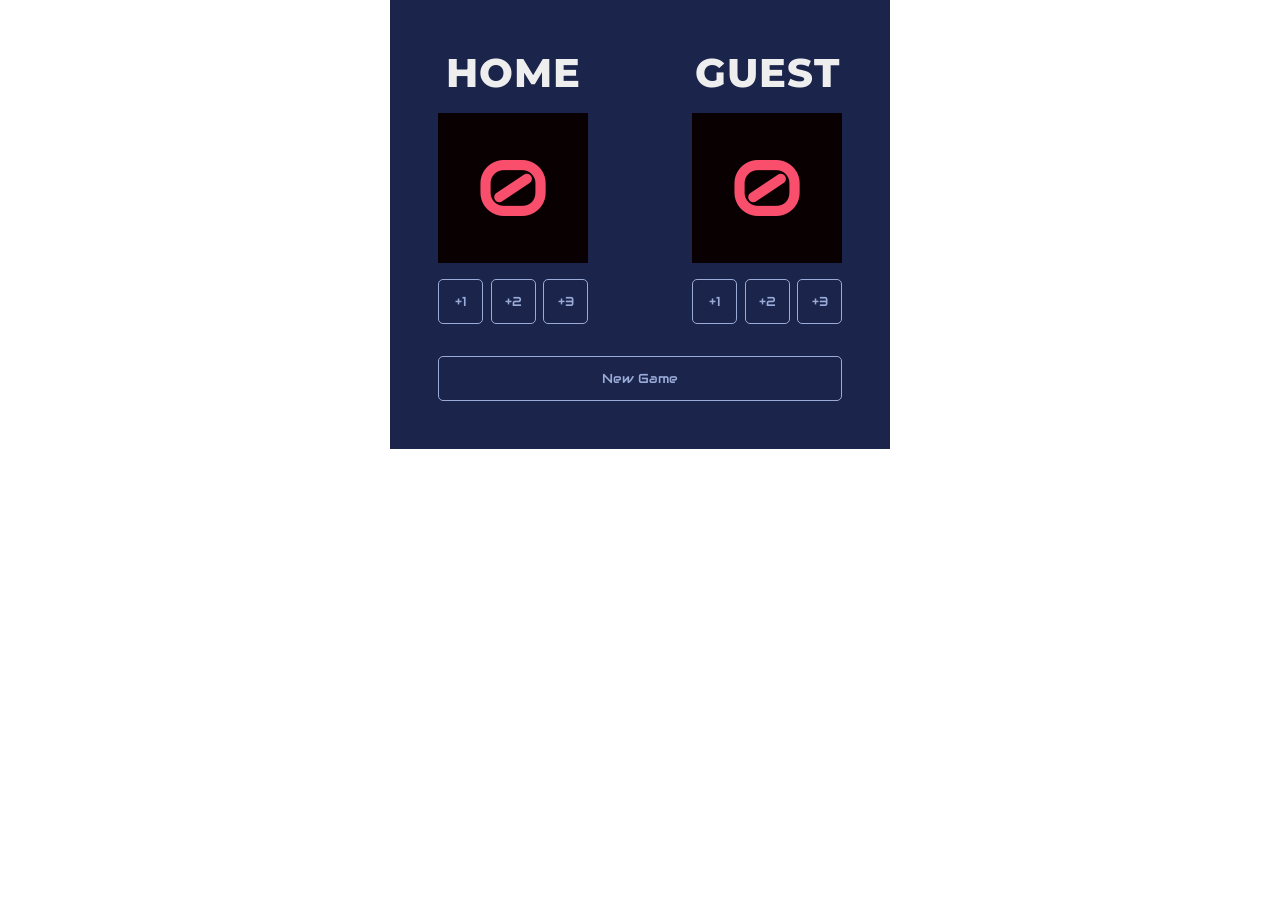
<file: 1-frontend-path/2-basketball-scoreboard/index.html>
<!DOCTYPE html>
<html lang="en">
<head>
    <meta charset="UTF-8">
    <meta name="viewport" content="width=device-width, initial-scale=1.0">
    <title>Basketball Scoreboard</title>
    <link rel="stylesheet" href="style.css">
</head>
<body>
    <main>
        <div class="container">
            <div class="box">
            <h2 class="box-title">HOME</h2>
            <div id="home-score" class="score">0</div>
            <div class="pts-container">
                <button onclick="add1ptnH()">+1</button>
                <button onclick="add2ptnH()">+2</button>
                <button onclick="add3ptnH()">+3</button>
            </div>
            </div>
            <div class="box">
                <h2 class="box-title">GUEST</h2>
                <div id="guest-score" class="score">0</div>
                <div class="pts-container">
                    <button onclick="add1ptnG()">+1</button>
                    <button onclick="add2ptnG()">+2</button>
                    <button onclick="add3ptnG()">+3</button>
                </div>
            </div>
        </div>
        <button id="new-game" onclick="reset()">New Game</button>
    </main>
    <script src="index.js"></script>
</body>
</html>
</file>
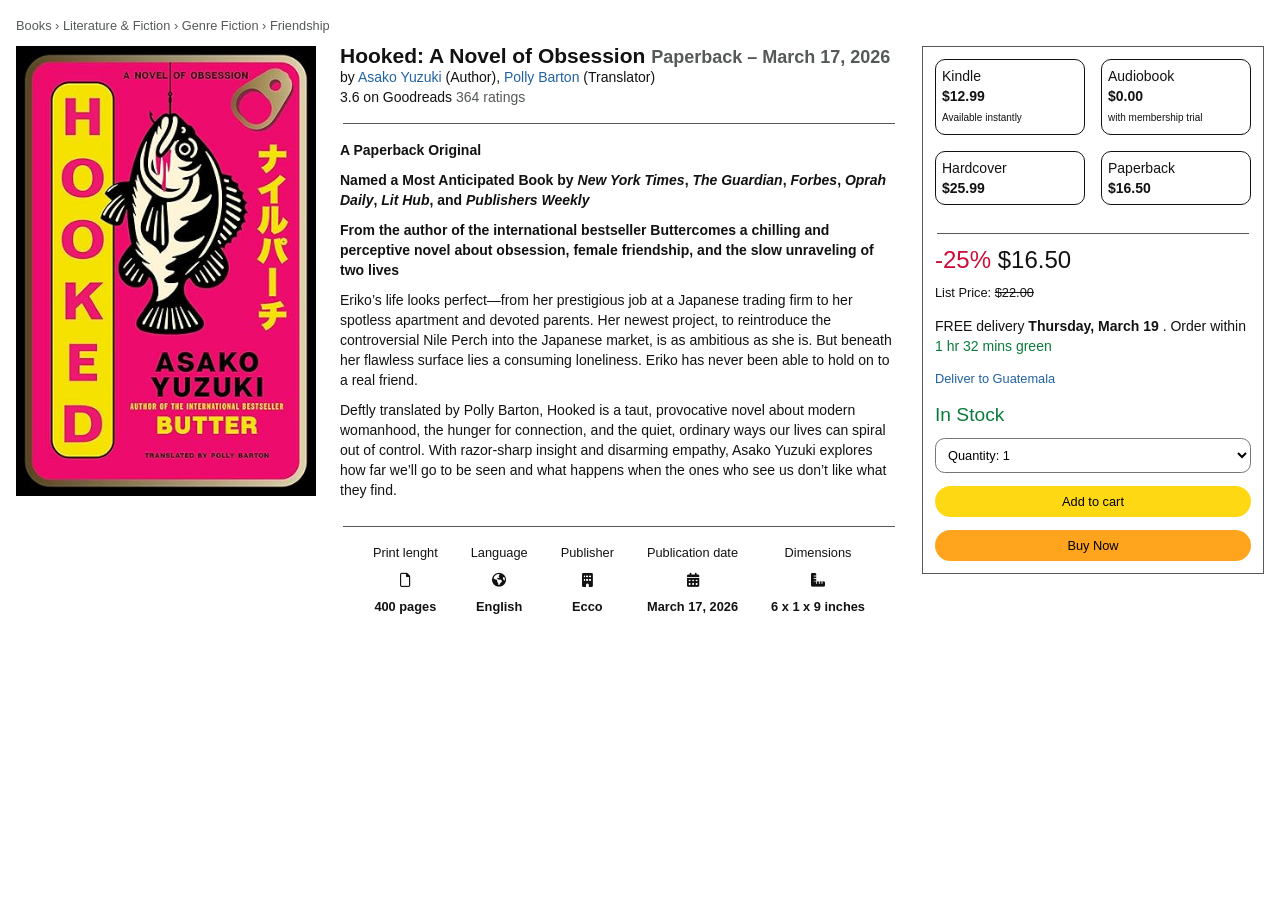
<file: 1-html-css/2-amazon-product-page/index.html>
<!DOCTYPE html>
<html lang="en">
<head>
    <meta charset="UTF-8">
    <meta name="viewport" content="width=device-width, initial-scale=1.0">
    <title>Hooked: A Novel of Obsession</title>
    <link rel="stylesheet" href="style.css">
    <link rel="stylesheet" href="https://cdnjs.cloudflare.com/ajax/libs/font-awesome/6.0.0/css/all.min.css">
</head>
<body>
    <p class="breadcrumbs sm-font gray-font">Books › Literature & Fiction › Genre Fiction › Friendship</p>
    <main>
        <img class="book-cover" src="cover.jpg" alt="Book cover">
        <section class="container">
            <header>
                <h1>Hooked: A Novel of Obsession
                    <span class="gray-font">Paperback – March 17, 2026</span>
                </h1>
                <p>by 
                    <a href="https://www.amazon.com/stores/Asako-Yuzuki/author/B00HFGYFEO?ref=ap_rdr&shoppingPortalEnabled=true" target="_blank">Asako Yuzuki </a>(Author),
                    <a href="https://www.amazon.com/stores/Polly-Barton/author/B0DFD6QCLQ?ref=ap_rdr&shoppingPortalEnabled=true" target="_blank">Polly Barton </a>(Translator)
                </p>
                <div>
                    <!-- image of stars -->
                    <p>3.6 on Goodreads
                        <span class="gray-font">364 ratings</span>
                    </p>
                </div>
            </header>
            <hr>
            <div class="book-description">
                <p class="bold">A Paperback Original</p>
                <p class="bold">Named a Most Anticipated Book by <span class="italic">New York Times</span>, <span class="italic">The Guardian</span>, <span class="italic">Forbes</span>, <span class="italic">Oprah Daily</span>, <span class="italic">Lit Hub</span>, and <span class="italic">Publishers Weekly</span></p>
                <p class="bold">From the author of the international bestseller Buttercomes a chilling and perceptive novel about obsession, female friendship, and the slow unraveling of two lives</p>
                <p>Eriko’s life looks perfect—from her prestigious job at a Japanese trading firm to her spotless apartment and devoted parents. Her newest project, to reintroduce the controversial Nile Perch into the Japanese market, is as ambitious as she is. But beneath her flawless surface lies a consuming loneliness. Eriko has never been able to hold on to a real friend.</p>
                <p>Deftly translated by Polly Barton, Hooked is a taut, provocative novel about modern womanhood, the hunger for connection, and the quiet, ordinary ways our lives can spiral out of control. With razor-sharp insight and disarming empathy, Asako Yuzuki explores how far we’ll go to be seen and what happens when the ones who see us don’t like what they find.</p>
            </div>
            <hr>
            <div class="book-details">
                <div class="box">
                    <p class="sm-font">Print lenght</p>
                    <i class="fa-regular fa-file"></i>
                    <p class="sm-font bold">400 pages</p>
                </div>
                <div class="box">
                    <p class="sm-font">Language</p>
                    <i class="fa-solid fa-earth-americas"></i>
                    <p class="sm-font bold">English</p>
                </div>
                <div class="box">
                    <p class="sm-font">Publisher</p>
                    <i class="fa-solid fa-building"></i>
                    <p class="sm-font bold">Ecco</p>
                </div>
                <div class="box">
                    <p class="sm-font">Publication date</p>
                    <i class="fa-solid fa-calendar-days"></i>
                    <p class="sm-font bold">March 17, 2026</p>
                </div>
                <div class="box">
                    <p class="sm-font">Dimensions</p>
                    <i class="fa-solid fa-ruler-combined"></i>
                    <p class="sm-font bold">6 x 1 x 9 inches</p>
                </div>
            </div>
        </section>
        <aside>
            <div class="prices-container">
                <div class="price-box">
                    <p>Kindle</p>
                    <p class="bold">$12.99</p>
                    <span>Available instantly</span>
                </div>
                <div class="price-box">
                    <p>Audiobook</p>
                    <p class="bold">$0.00</p>
                    <span>with membership trial</span>
                </div>
                <div class="price-box">
                    <p>Hardcover</p>
                    <p class="bold">$25.99</p>
                </div>
                <div class="price-box">
                    <p>Paperback</p>
                    <p class="bold">$16.50</p>
                </div>
            </div>
            <hr>
            <div class="sale-info">
                <p class="lg-font"><span class="red-font">-25%</span> $16.50</p>
                <p class="sm-font">List Price: <span class="overline">$22.00</span></p>
                <p>FREE delivery 
                    <span class="bold">Thursday, March 19</span>
                    . Order within 
                    <span class="green-font">1 hr 32 mins green</span>
                </p>
                <p>
                    <!-- image -->
                    <a href="#" class="sm-font">Deliver to Guatemala</a>
                </p>
            </div>
            <div class="sale-info">
                <p class="green-font md-font">In Stock</p>
                <select name="books-quantity" id="books-quantity">
                    <option value="">Quantity: 1</option>
                    <option value="one">1</option>
                    <option value="two">2</option>
                    <option value="three">3</option>
                </select>
                <button class="btn to-cart">Add to cart</button>
                <button class="btn buy-now">Buy Now</button>
            </div>
        </aside>
    </main>
</body>
</html>
</file>
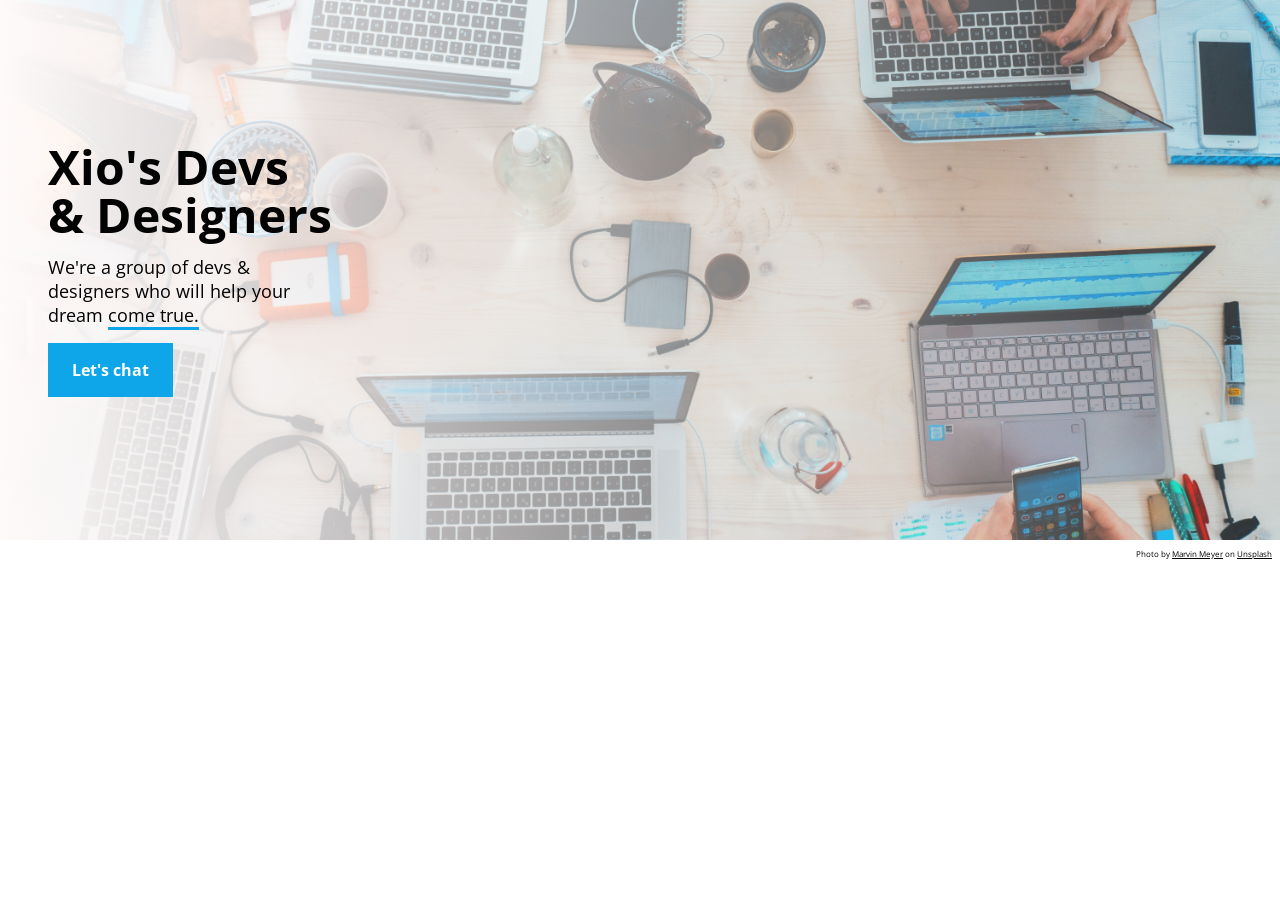
<file: 1-html-css/3-web-agency-hero/index.html>
<!DOCTYPE html>
<html lang="en">
<head>
    <meta charset="UTF-8">
    <meta name="viewport" content="width=device-width, initial-scale=1.0">
    <title>Web Agency Hero</title>
    <link rel="stylesheet" href="style.css">
</head>
<body>
    <header>
        <div class="container">
            <h1>Xio's Devs<br>& Designers</h1>
            <p>We're a group of devs & <br>designers who will help your <br>dream <span>come true.</span></p>
            <a href="#" class="btn">Let's chat</a>
        </div>
    </header>
    <p class="credits">Photo by 
        <a href="https://unsplash.com/@marvelous?utm_source=unsplash&utm_medium=referral&utm_content=creditCopyText">Marvin Meyer</a> on 
        <a href="https://unsplash.com/photos/people-sitting-down-near-table-with-assorted-laptop-computers-SYTO3xs06fU?utm_source=unsplash&utm_medium=referral&utm_content=creditCopyText">Unsplash</a>
    </p>
</body>
</html>
</file>
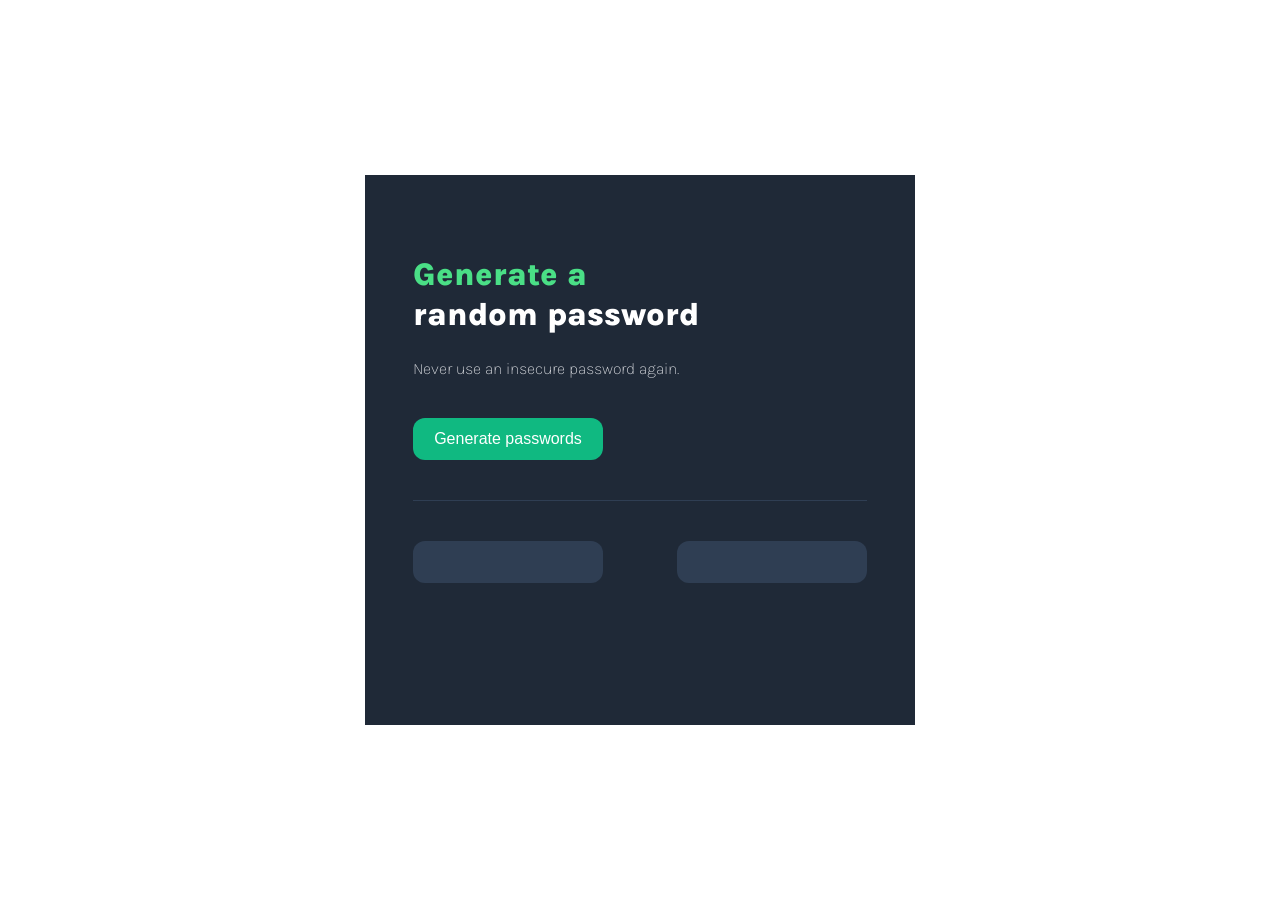
<file: 2-frontend-path/3-password-generator/index.html>
<!DOCTYPE html>
<html lang="en">
<head>
    <meta charset="UTF-8">
    <meta name="viewport" content="width=device-width, initial-scale=1.0">
    <title>Password Generator</title>
    <link rel="stylesheet" href="style.css">
</head>
<body>
    <div class="container">
        <header>
            <h1>Generate a <span>random password</span></h1>
            <p>Never use an insecure password again.</p>
        </header>
        <button onclick="handleClick()" class="box btn">Generate passwords</button>
        <hr>
        <div class="passwords-container">
            <div class="box" id="pass1"></div>
            <div class="box" id="pass2"></div>
        </div>
    </div>
    
    <script src="index.js"></script>
</body>
</html>
</file>
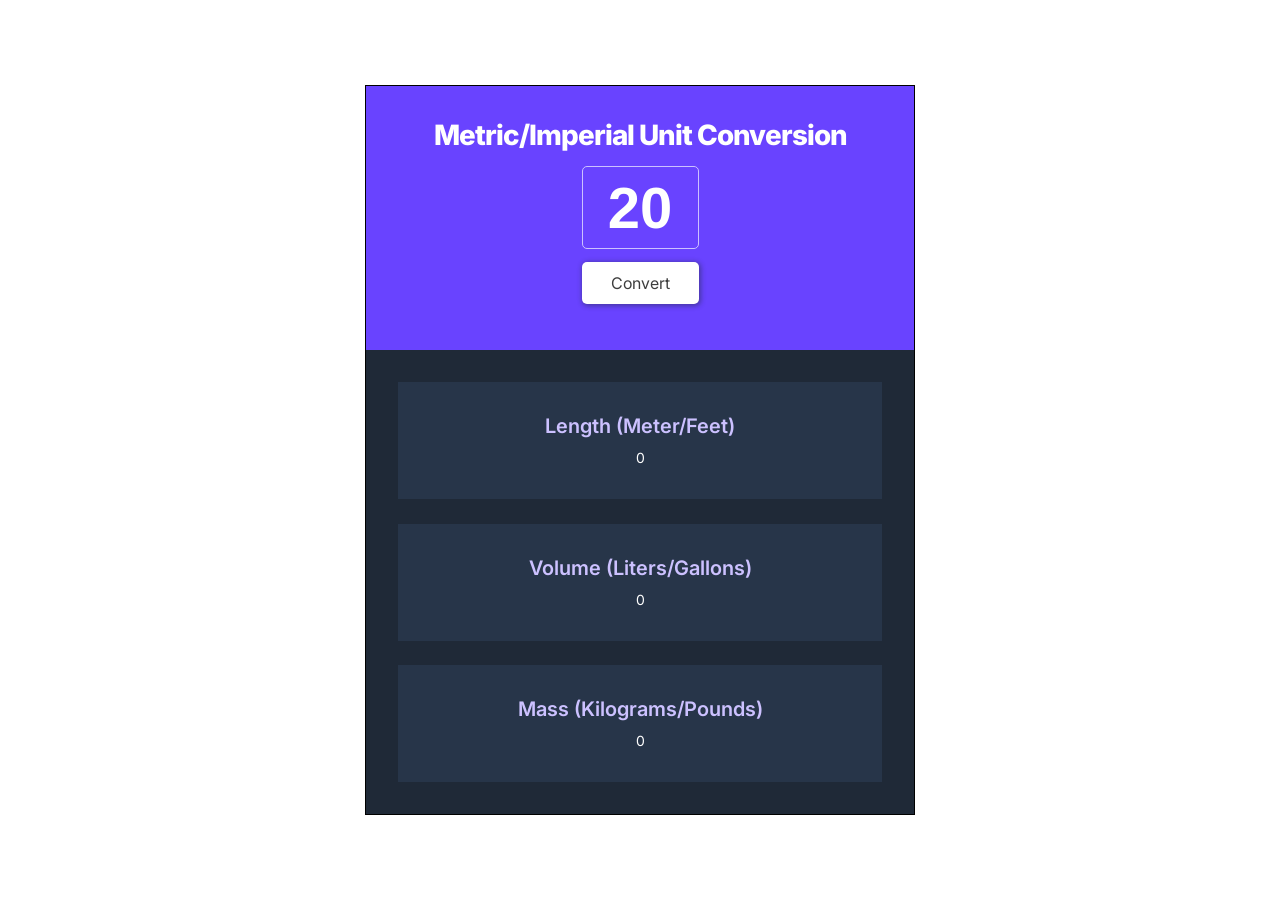
<file: 2-frontend-path/4-unit-converter/index.html>
<!DOCTYPE html>
<html lang="en">
<head>
    <meta charset="UTF-8">
    <meta name="viewport" content="width=device-width, initial-scale=1.0">
    <link rel="stylesheet" href="style.css">
    <title>Unit Converter</title>
</head>
<body>
    <main>
        <section id="input-number">
            <h1>Metric/Imperial Unit Conversion</h1>
            <input type="number" name="number" id="number" value="20">
            <button type="button" id="convertBtn">Convert</button>
            <div class="errorMsg"></div>
        </section>
        <section id="results">
            <div>
                <p>Length (Meter/Feet)</p>
                <output id="meter" name="meter" for="number">0</output>
            </div>
            <div>
                <p>Volume (Liters/Gallons)</p>
                <output id="volume" name="volume" for="number">0</output>
            </div>
            <div>
                <p>Mass (Kilograms/Pounds)</p>
                <output id="mass" name="mass" for="number">0</output>
            </div>
        </section>
    </main>
    <script src="index.js"></script>
</body>
</html>
</file>
<file: 1-frontend-path/2-basketball-scoreboard/style.css>
@import url('https://fonts.googleapis.com/css2?family=Audiowide&family=Montserrat:ital,wght@0,100..900;1,100..900&display=swap');
* {
    margin: 0;
    padding: 0;
    box-sizing: border-box;
}

main {
    background-color: #1B244A ;
    margin: 0 auto;
    max-width: 500px;
    padding: 3rem;
}

.container {
    display: flex;
    justify-content: space-between;
    align-items: center;
}

.box {
    display: flex;
    flex-direction: column;
    align-items: center;
    gap: 1rem;
}

.box-title { 
    font-family: "Montserrat", sans-serif;
    color: #EEEEEE;
    font-size: 40px;
    font-weight: 800;
    letter-spacing: 1px;
}

.score {
    width: 150px;
    height: 150px;
    background-color: #080001;


    font-family: "Audiowide", sans-serif;
    color: #F94F6D;
    font-size: 5rem;

    display: flex;
    justify-content: center;
    align-items: center;
}

.pts-container {
    width: 150px;
    display: flex;
    justify-content: space-between;
}

button {
    font-family: "Audiowide", sans-serif;
    font-size: 0.8rem;
    border: 1px solid #9AABD8;
    color: #9AABD8;
    background-color: #1B244A;
    border-radius: 5px;
    width: 45px;
    height: 45px;
    cursor: pointer;
}

button:hover {
    background-color: #9AABD8;
    color: #EEEEEE;
}

#new-game {
    display: block;
    margin: 0 auto;
    margin-top: 2rem;
    width: 100%;
}
</file>
<file: 1-html-css/2-amazon-product-page/style.css>
* {
    margin: 0;
    padding: 0;
    box-sizing: border-box;
}

body {
    font-family: Arial, sans-serif;
    font-weight: 400;
    color: #121212;
    font-size: 14px;
    line-height: 20px;
    margin: 1rem;
}

/* global */

img {
    width: 100%;
    height: 100%;
}

main {
    display: flex;
    gap: 1.5rem;
    min-width: 700px;
}

a, a:link, a:visited {
    text-decoration: none;
    color: #2162a1;
}

hr {
    border: none;
    height: 1px;
    background-color: #565959;
    width: 99%;
    margin: 0 auto;
}

p {
    font-size: 1em;
}

/* global classes */
.sm-font {
    font-size: 0.8rem;
}

.md-font {
    font-size: 1.2rem;
}

.lg-font {
    font-size: 1.5rem;
}

.bold {
    font-weight: bold;
}

.gray-font {
    color: #565959;
}

.green-font {
    color: #0b7b3c;
}

.red-font {
    color: #cc0c39;
}

.italic {
    font-style: italic;
}

.overline {
    text-decoration: line-through;
}

.breadcrumbs {
    margin-bottom: 10px;
}

/* image */
.book-cover {
    max-width: 300px;
}

/* book description */
.container {
    display: flex;
    flex-direction: column;
    gap: 1rem;
}

h1 span {
    font-size: 18px;
}

.book-details {
    display: flex;
    justify-content: space-evenly;
}

.book-description p {
    margin-bottom: 10px;
}

.box {
    display: flex;
    flex-direction: column;
    align-items: center;
    gap: 10px;
}

/* sales section */
aside {
    padding: 12px;
    border: 1px solid #565959;

    display: flex;
    flex-direction: column;
    gap: 1rem;

    height: 100%;
    width: 100%;
}

.prices-container {
    display: grid;
    grid-template-columns: repeat(2, 1fr);
    gap: 1rem;
    margin-bottom: 12px;
}

.price-box {
    width: 150px;
    border-radius: 10px;
    border: 1px solid #121212;
    padding: 6px;
}

.price-box:hover {
    border: 2px solid #2162a1;
}

.price-box > span {
    font-size: 10px;
}

.sale-info {
    display: flex;
    flex-direction: column;
    gap: 0.8rem
}

.btn, #books-quantity {
    padding: 0.5rem;
    font-size: 0.8rem;
}


#books-quantity {
    background-color: transparent;
    border-radius: 0.6rem;
}

.btn {
    padding: 0.5rem;
    border-radius: 1.1rem;
    border: none;
}

.to-cart {
    background-color: #ffd814;
}
.buy-now {
    background-color: #ffa41c;
}
</file>
<file: 1-html-css/3-web-agency-hero/style.css>
@import url('https://fonts.googleapis.com/css2?family=Open+Sans:ital,wght@0,300..800;1,300..800&display=swap');

* {
    margin: 0;
    padding: 0;
    box-sizing: border-box;
}

body {
    font-family: "Open Sans", sans-serif;
    color: #020202;
}

header {
    width: 100%;
    height: 60vh;
    background-image: linear-gradient(90deg,rgba(254, 250, 250, 1), rgba(254, 250, 250, 0)), url('office.jpg');
    background-position: center;
    background-size: cover;
    background-repeat: no-repeat;
}

.container {
    display: flex;
    flex-direction: column;
    justify-content: center;
    align-items: start;
    gap: 1rem;
    height: 100%;
    max-width: 450px;
    margin-left: 3rem;
}

h1 {
    line-height: 1;
    font-size: 3rem;
}

p {
    font-size: 1.1rem;
}

span {
    border-bottom: 3px solid #0ea5e9;
}

.btn {
    background-color: #0ea5e9;
    padding: 1rem 1.5rem;
    color: white;
    font-weight: 700;
    text-decoration: none;
}

.credits {
    font-size: 0.5rem;
    color: #020202;
    text-align: right;
    padding: 0.5rem;
}

.credits a, .credits a:visited {
    color: #020202;
}
</file>
<file: 2-frontend-path/3-password-generator/style.css>
@import url('https://fonts.googleapis.com/css2?family=Karla:ital,wght@0,200..800;1,200..800&display=swap');

/* 
--bg-color: #1F2937;
--txt-green: #4ADF86;
--btn-green: #10B981;
--empty-box: #273549;
*/

*, *::before, *::after {
    margin: 0;
    padding: 0;
    box-sizing: border-box;
}

body {
    /* center the container div */
    display: flex;
    justify-content: center;
    align-items: center;
    height: 100vh;
    font-size: 16px;
    font-family: "Karla", sans-serif;
}

.container {
    width: 550px;
    height: 550px;
    background-color: #1F2937;

    display: flex;
    flex-direction: column;
    gap: 2.5rem;

    padding: 5rem 3rem;
}

header {
    max-width: 350px;
}

header h1 {
    color: #4ADF86;
    font-weight: 800;
    letter-spacing: -2.5%;
    font-size: 2rem;
    line-height: 1.25;
}

header span {
    color: white;
    display: block;
}

header p {
    color: #E5E7EB;
    font-weight: 200;
    margin-top: 1.5rem;
}

.box {
    border: none;
    border-radius: 12px;
    padding: 11px;
    width: 190px;
    height: 42px;
    font-size: 1rem;
    text-align: center;
}

.btn {
    background-color: #10B981;
    color: white;
}

#btn:hover {
    background-color: #059669;
}

hr {
    border: none;
    height: 1px;
    background-color: #2F3E53;
}

.passwords-container {
    display: flex;
    justify-content: space-between;
}

#pass1, #pass2 {
    background-color: #2F3E53;
    color: #55F991;
}
</file>
<file: 2-frontend-path/4-unit-converter/style.css>
:root {
    --white: #fff;
    --bg-top: #6943ff;
    --bg-bottom: #1f2937;
    --output-box: #273549;
    --purple: #ccc1ff;
}

@font-face {
  font-family: 'Inter';
  src: url('./fonts/Inter_18pt-ExtraBold.ttf') format('truetype');
  font-weight: 800;
  font-style: normal;
  font-display: swap;
}
@font-face {
  font-family: 'Inter';
  src: url('./fonts/Inter_18pt-Regular.ttf') format('truetype');
  font-weight: 400;
  font-style: normal;
  font-display: swap;
}
@font-face {
  font-family: 'Inter';
  src: url('./fonts/Inter_18pt-SemiBold.ttf') format('truetype');
  font-weight: 600;
  font-style: normal;
  font-display: swap;
}

* {
    margin: 0;
    padding: 0;
    box-sizing: border-box;
}

body {
    display: flex;
    justify-content: center;
    align-items: center;
    height: 100vh;
    font-family: 'Inter', sans-serif;
    font-weight: 400;
}
main {
    width: 550px;
    height: 730px;
    border: 1px solid black;
    display: flex;
    flex-direction: column;
}

#input-number, #results {
    padding: 2rem;
}

#input-number {
    background-color: var(--bg-top);
    flex: 1;

    display: flex;
    flex-direction: column;
    justify-content: space-between;
    align-items: center;
}

h1 {
    color: var(--white);
    font-size: 28px;
    letter-spacing: -1px;
    font-weight: 800;
}

input::-webkit-outer-spin-button,
input::-webkit-inner-spin-button {
    -webkit-appearance: none;
    margin: 0;
}

input[type=number] {
    width: 100%;
    -moz-appearance: textfield;
    appearance: textfield;
}

#number {
    background-color: var(--bg-top);
    border: 1px solid var(--purple);
    border-radius: 5px;
    width: 117px;
    height: 83px;
    font-size: 58px;
    font-weight: 800;
    color: var(--white);
    text-align: center;
}

#convertBtn {
    background-color: var(--white);
    width: 117px;
    height: 42px;
    border-radius: 5px;
    border: none;
    color: #3d3d3d;
    font-size: 16px;
    cursor: pointer;
    font-family: inherit;
    box-shadow: 1px 1px 5px 1px #1f293775;
}

#convertBtn:hover {
    background-color: var(--purple);
}

#results {
    background-color: var(--bg-bottom);
    flex: 2;

    display: flex;
    flex-direction: column;
    justify-content: space-between;
}

#results div {
    background-color: var(--output-box);
    padding: 2rem;
    text-align: center;
}

p {
    color: var(--purple);
    font-size: 20px;
    margin-bottom: 9px;
    font-weight: 600;
}

output {
    color: var(--white);
    font-size: 14px;
}
</file>
